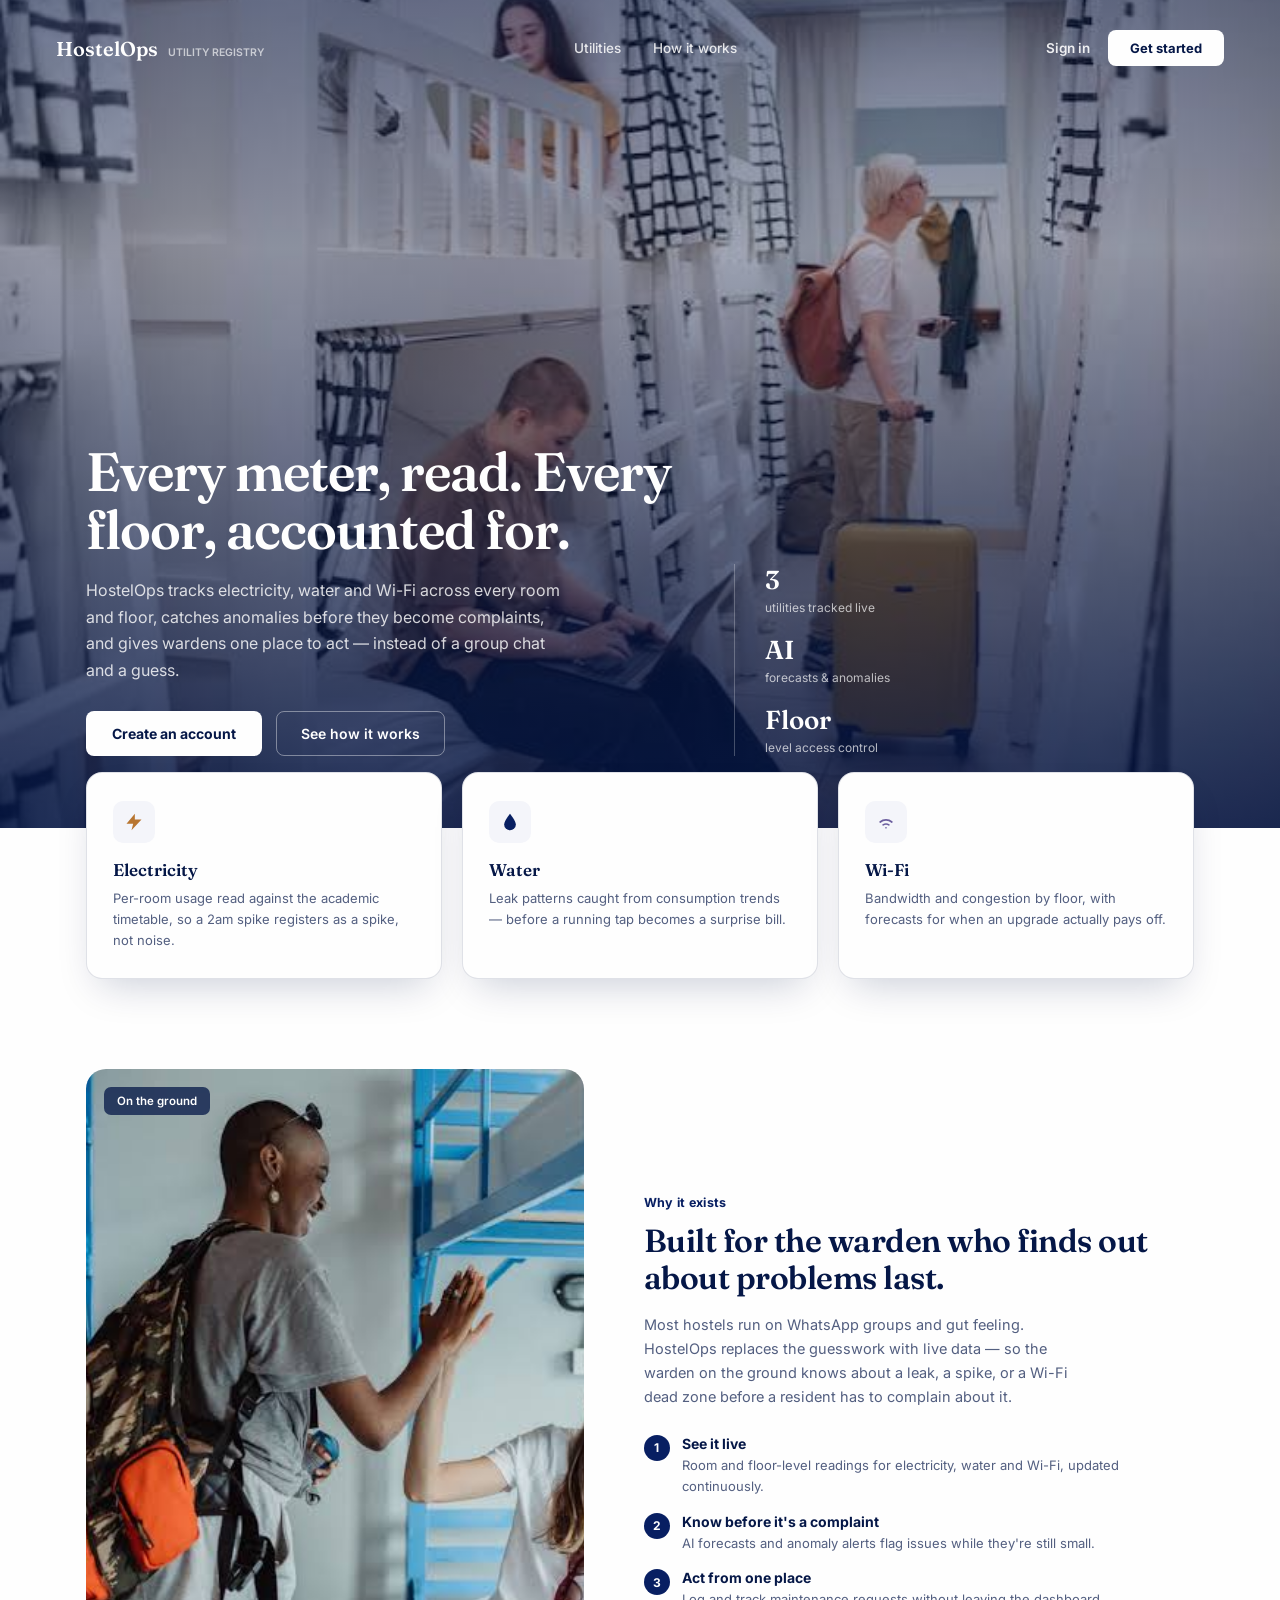
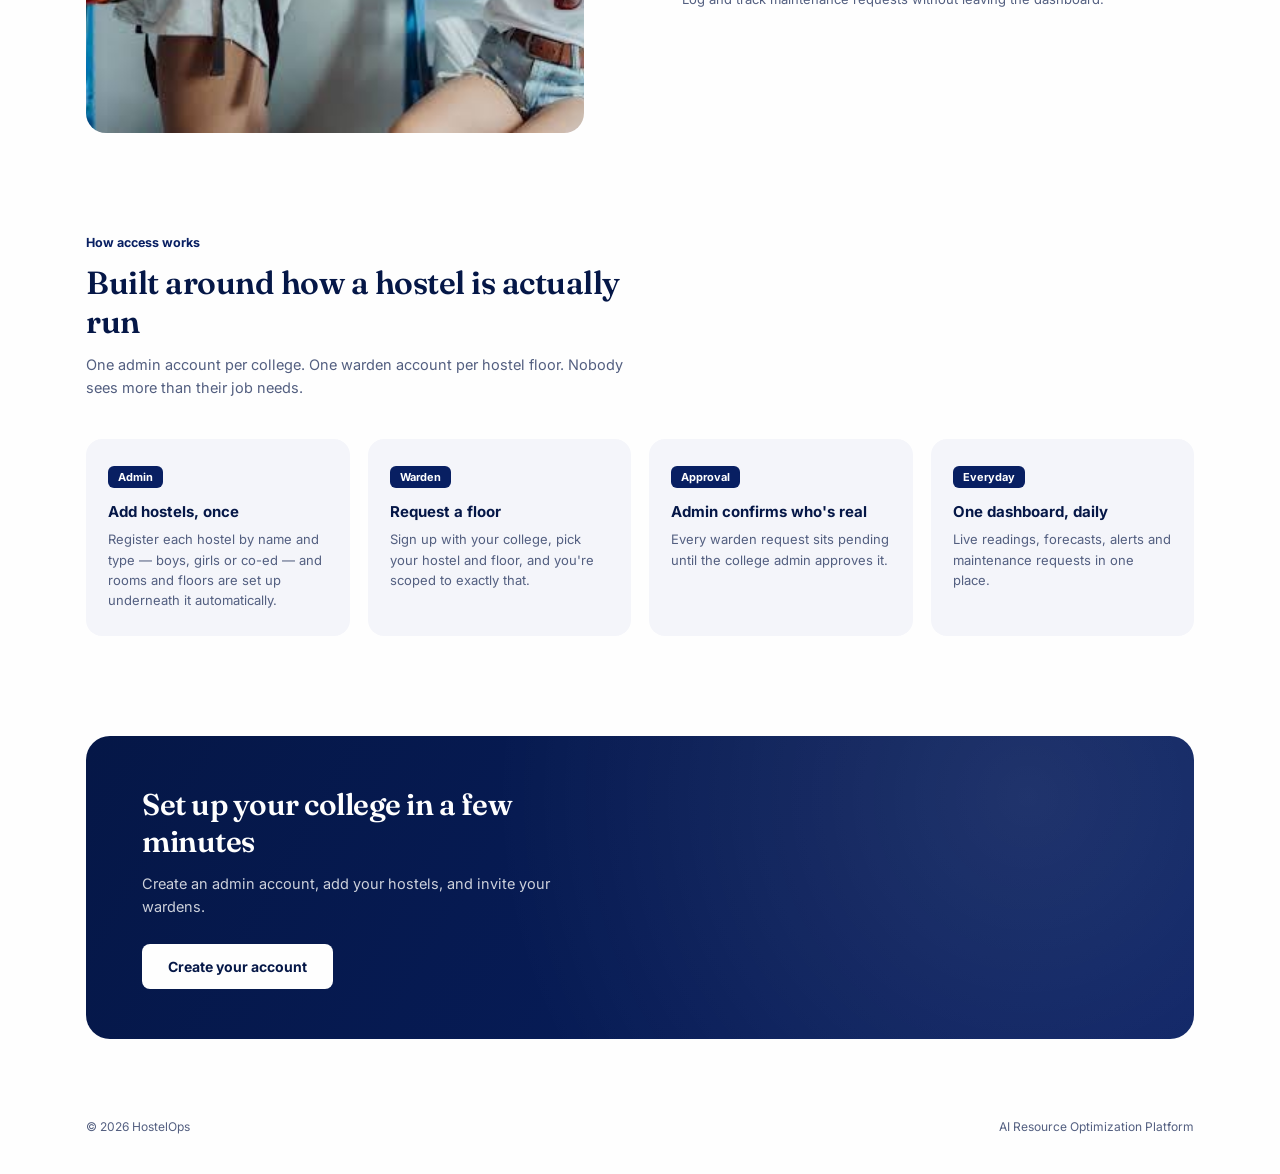
<file: frontend/landing.html>
<!DOCTYPE html>
<html lang="en">
<head>
<meta charset="UTF-8">
<meta name="viewport" content="width=device-width, initial-scale=1.0">
<title>HostelOps — Every meter, read.</title>
<link rel="preconnect" href="https://fonts.googleapis.com">
<link rel="preconnect" href="https://fonts.gstatic.com" crossorigin>
<link href="https://fonts.googleapis.com/css2?family=Fraunces:opsz,wght@9..144,500;9..144,600;9..144,700&family=Inter:wght@400;500;600;700&display=swap" rel="stylesheet">
<style>
  :root {
    --paper: #FEFEFE;
    --paper-deep: #E7E9F0;
    --card: #F4F5FA;
    --ink: #051747;
    --ink-soft: #535F80;
    --accent: #081F62;
    --line: rgba(5,23,71,0.12);
  }
  * { box-sizing: border-box; }
  html, body { margin: 0; padding: 0; }
  body {
    font-family: 'Inter', -apple-system, sans-serif;
    background: var(--paper);
    color: var(--ink);
  }
  a { text-decoration: none; }
  img { display: block; max-width: 100%; }

  nav {
    position: absolute; top: 0; left: 0; right: 0; z-index: 10;
    display: flex; align-items: center; justify-content: space-between;
    padding: 30px 56px;
  }
  .mark { font-family: 'Fraunces', serif; font-weight: 600; font-size: 20px; color: #FEFEFE; }
  .mark span { color: rgba(254,254,254,0.65); font-family: 'Inter'; font-weight: 600; font-size: 10.5px; margin-left: 6px; }
  .nav-links { display: flex; align-items: center; gap: 32px; }
  .nav-links a { color: rgba(254,254,254,0.85); font-size: 13.5px; font-weight: 500; }
  .nav-cta {
    background: #FEFEFE; color: var(--ink);
    font-weight: 700; font-size: 13px;
    padding: 10px 22px; border-radius: 8px;
  }
  .nav-right { display: flex; align-items: center; gap: 18px; }
  .nav-signin { color: rgba(254,254,254,0.9); font-size: 13.5px; font-weight: 600; }

  .hero {
    position: relative;
    min-height: 92vh;
    display: flex; align-items: flex-end;
    overflow: hidden;
  }
  .hero img {
    position: absolute; inset: 0;
    width: 100%; height: 100%; object-fit: cover;
  }
  .hero::after {
    content: '';
    position: absolute; inset: 0;
    background:
      linear-gradient(180deg, rgba(5,23,71,0.55) 0%, rgba(5,23,71,0.35) 30%, rgba(5,23,71,0.85) 100%);
  }
  .hero-content {
    position: relative; z-index: 2;
    width: 100%;
    max-width: 1220px; margin: 0 auto;
    padding: 0 56px 72px;
    display: grid; grid-template-columns: 1.3fr 1fr; gap: 50px; align-items: end;
  }
  .hero-content h1 {
    font-family: 'Fraunces', serif; font-weight: 600;
    font-size: 54px; line-height: 1.08; letter-spacing: -1px;
    color: #FEFEFE; margin: 0 0 18px; max-width: 11em;
  }
  .hero-content .lede {
    color: rgba(254,254,254,0.82); font-size: 16px; line-height: 1.65;
    max-width: 30em; margin: 0 0 28px;
  }
  .cta-row { display: flex; gap: 14px; }
  .btn-solid {
    background: #FEFEFE; color: var(--ink); font-weight: 700; font-size: 14px;
    padding: 14px 26px; border-radius: 8px;
  }
  .btn-line {
    border: 1px solid rgba(254,254,254,0.4); color: #FEFEFE; font-weight: 600; font-size: 14px;
    padding: 13px 24px; border-radius: 8px;
  }
  .hero-stats {
    display: flex; flex-direction: column; gap: 18px;
    border-left: 1px solid rgba(254,254,254,0.25);
    padding-left: 30px;
  }
  .hero-stats div b { display: block; font-family: 'Fraunces', serif; font-size: 26px; color: #FEFEFE; font-weight: 600; }
  .hero-stats div span { color: rgba(254,254,254,0.7); font-size: 12px; }

  .strip {
    display: grid; grid-template-columns: repeat(3,1fr); gap: 20px;
    max-width: 1220px; margin: -56px auto 90px; padding: 0 56px;
    position: relative; z-index: 3;
  }
  .strip-card {
    background: #FEFEFE; border-radius: 16px; padding: 28px 26px;
    box-shadow: 0 18px 40px -14px rgba(5,23,71,0.22);
    border: 1px solid var(--line);
  }
  .strip-card .ico {
    width: 42px; height: 42px; border-radius: 10px;
    display: flex; align-items: center; justify-content: center;
    margin-bottom: 16px;
    background: var(--card);
  }
  .strip-card h3 { font-family: 'Fraunces', serif; font-weight: 600; font-size: 17px; margin: 0 0 8px; }
  .strip-card p { color: var(--ink-soft); font-size: 13px; line-height: 1.6; margin: 0; }

  .split {
    max-width: 1220px; margin: 0 auto 100px; padding: 0 56px;
    display: grid; grid-template-columns: 0.95fr 1.05fr; gap: 60px; align-items: center;
  }
  .split-photo { position: relative; border-radius: 20px; overflow: hidden; aspect-ratio: 3/4; }
  .split-photo img { width: 100%; height: 100%; object-fit: cover; }
  .split-tag {
    position: absolute; left: 18px; top: 18px;
    background: rgba(5,23,71,0.75); color: #FEFEFE;
    font-size: 11.5px; font-weight: 600;
    padding: 7px 13px; border-radius: 7px;
  }
  .split-copy .kicker { color: var(--accent); font-weight: 700; font-size: 12.5px; letter-spacing: 0.3px; margin: 0 0 10px; }
  .split-copy h2 {
    font-family: 'Fraunces', serif; font-weight: 600; font-size: 32px;
    letter-spacing: -0.5px; margin: 0 0 16px; line-height: 1.15;
  }
  .split-copy > p { color: var(--ink-soft); font-size: 14.5px; line-height: 1.65; margin: 0 0 26px; max-width: 30em; }
  .checklist { display: flex; flex-direction: column; gap: 16px; padding: 0; margin: 0; }
  .checklist li {
    list-style: none; display: flex; gap: 12px; align-items: flex-start;
  }
  .checklist .num {
    flex-shrink: 0; width: 26px; height: 26px; border-radius: 50%;
    background: var(--accent); color: #FEFEFE; font-size: 12px; font-weight: 700;
    display: flex; align-items: center; justify-content: center;
  }
  .checklist div b { display: block; font-size: 14px; margin-bottom: 2px; }
  .checklist div span { color: var(--ink-soft); font-size: 13px; line-height: 1.5; }

  .flow { max-width: 1220px; margin: 0 auto 100px; padding: 0 56px; }
  .flow-head { max-width: 34em; margin-bottom: 40px; }
  .flow-head .kicker { color: var(--accent); font-weight: 700; font-size: 12.5px; margin: 0 0 10px; }
  .flow-head h2 { font-family: 'Fraunces', serif; font-weight: 600; font-size: 32px; margin: 0 0 12px; letter-spacing: -0.5px; }
  .flow-head p { color: var(--ink-soft); font-size: 14.5px; line-height: 1.6; margin: 0; }
  .flow-grid { display: grid; grid-template-columns: repeat(4, 1fr); gap: 18px; }
  .flow-item {
    background: var(--card); border-radius: 16px; padding: 26px 22px;
  }
  .flow-item .who {
    display: inline-block; color: #FEFEFE; background: var(--accent);
    font-weight: 700; font-size: 11px; padding: 4px 10px; border-radius: 6px; margin-bottom: 14px;
  }
  .flow-item h4 { font-size: 15px; margin: 0 0 8px; }
  .flow-item p { color: var(--ink-soft); font-size: 13px; line-height: 1.55; margin: 0; }

  .final { max-width: 1220px; margin: 0 auto 80px; padding: 0 56px; }
  .final-inner {
    position: relative;
    border-radius: 24px; overflow: hidden;
    min-height: 260px;
    display: flex; align-items: center;
    padding: 50px 56px;
    background:
      radial-gradient(circle at 85% 20%, rgba(254,254,254,0.10), transparent 55%),
      linear-gradient(120deg, var(--ink) 0%, var(--accent) 100%);
  }
  .final-copy { position: relative; z-index: 2; max-width: 26em; }
  .final-copy h2 { font-family: 'Fraunces', serif; font-weight: 600; font-size: 30px; color: #FEFEFE; margin: 0 0 12px; letter-spacing: -0.5px; }
  .final-copy p { color: rgba(254,254,254,0.8); font-size: 14.5px; margin: 0 0 26px; line-height: 1.6; }
  .final-copy a {
    background: #FEFEFE; color: var(--ink); font-weight: 700; font-size: 14px;
    padding: 14px 26px; border-radius: 8px; display: inline-block;
  }

  footer {
    max-width: 1220px; margin: 0 auto; padding: 0 56px 40px;
    display: flex; justify-content: space-between;
    color: var(--ink-soft); font-size: 12px;
  }

  @media (max-width: 900px) {
    .hero-content { grid-template-columns: 1fr; }
    .hero-stats { flex-direction: row; border-left: none; border-top: 1px solid rgba(254,254,254,0.25); padding-left: 0; padding-top: 18px; gap: 30px; }
    .strip { grid-template-columns: 1fr; margin-top: 30px; }
    .split { grid-template-columns: 1fr; }
    .flow-grid { grid-template-columns: 1fr 1fr; }
    .final-inner { flex-direction: column; }
    nav { padding: 20px 24px; position: relative; background: var(--ink); }
    .nav-links { display: none; }
    .hero-content, .strip, .split, .flow, .final, footer { padding-left: 24px; padding-right: 24px; }
  }
</style>
</head>
<body>

<nav>
  <div class="mark">HostelOps <span>UTILITY REGISTRY</span></div>
  <div class="nav-links">
    <a href="#utilities">Utilities</a>
    <a href="#workflow">How it works</a>
  </div>
  <div class="nav-right">
    <a class="nav-signin" href="/dashboard">Sign in</a>
    <a class="nav-cta" href="/dashboard">Get started</a>
  </div>
</nav>

<section class="hero">
  <img src="assets/hostel-checkin.png" alt="Students checking in to a hostel room">
  <div class="hero-content">
    <div>
      <h1>Every meter, read. Every floor, accounted for.</h1>
      <p class="lede">HostelOps tracks electricity, water and Wi-Fi across every room and floor, catches anomalies before they become complaints, and gives wardens one place to act — instead of a group chat and a guess.</p>
      <div class="cta-row">
        <a class="btn-solid" href="/dashboard">Create an account</a>
        <a class="btn-line" href="#workflow">See how it works</a>
      </div>
    </div>
    <div class="hero-stats">
      <div><b>3</b><span>utilities tracked live</span></div>
      <div><b>AI</b><span>forecasts &amp; anomalies</span></div>
      <div><b>Floor</b><span>level access control</span></div>
    </div>
  </div>
</section>

<section class="strip" id="utilities">
  <div class="strip-card">
    <div class="ico"><svg width="20" height="20" viewBox="0 0 24 24" fill="#B8752F"><polygon points="13,2 3,14 11,14 9,22 21,9 13,9"/></svg></div>
    <h3>Electricity</h3>
    <p>Per-room usage read against the academic timetable, so a 2am spike registers as a spike, not noise.</p>
  </div>
  <div class="strip-card">
    <div class="ico"><svg width="20" height="20" viewBox="0 0 24 24" fill="#081F62"><path d="M12 2s7 8.5 7 13a7 7 0 0 1-14 0c0-4.5 7-13 7-13z"/></svg></div>
    <h3>Water</h3>
    <p>Leak patterns caught from consumption trends — before a running tap becomes a surprise bill.</p>
  </div>
  <div class="strip-card">
    <div class="ico"><svg width="20" height="20" viewBox="0 0 24 24" fill="none" stroke="#6B5E9E" stroke-width="2"><path d="M5 12a11 11 0 0 1 14 0M8.5 15.5a6.5 6.5 0 0 1 7 0M12 19v.01" stroke-linecap="round"/></svg></div>
    <h3>Wi-Fi</h3>
    <p>Bandwidth and congestion by floor, with forecasts for when an upgrade actually pays off.</p>
  </div>
</section>

<section class="split">
  <div class="split-photo">
    <img src="assets/hostel-highfive.png" alt="Students greeting each other in a hostel dorm">
    <span class="split-tag">On the ground</span>
  </div>
  <div class="split-copy">
    <p class="kicker">Why it exists</p>
    <h2>Built for the warden who finds out about problems last.</h2>
    <p>Most hostels run on WhatsApp groups and gut feeling. HostelOps replaces the guesswork with live data — so the warden on the ground knows about a leak, a spike, or a Wi-Fi dead zone before a resident has to complain about it.</p>
    <ul class="checklist">
      <li><span class="num">1</span><div><b>See it live</b><span>Room and floor-level readings for electricity, water and Wi-Fi, updated continuously.</span></div></li>
      <li><span class="num">2</span><div><b>Know before it's a complaint</b><span>AI forecasts and anomaly alerts flag issues while they're still small.</span></div></li>
      <li><span class="num">3</span><div><b>Act from one place</b><span>Log and track maintenance requests without leaving the dashboard.</span></div></li>
    </ul>
  </div>
</section>

<section class="flow" id="workflow">
  <div class="flow-head">
    <p class="kicker">How access works</p>
    <h2>Built around how a hostel is actually run</h2>
    <p>One admin account per college. One warden account per hostel floor. Nobody sees more than their job needs.</p>
  </div>
  <div class="flow-grid">
    <div class="flow-item">
      <span class="who">Admin</span>
      <h4>Add hostels, once</h4>
      <p>Register each hostel by name and type — boys, girls or co-ed — and rooms and floors are set up underneath it automatically.</p>
    </div>
    <div class="flow-item">
      <span class="who">Warden</span>
      <h4>Request a floor</h4>
      <p>Sign up with your college, pick your hostel and floor, and you're scoped to exactly that.</p>
    </div>
    <div class="flow-item">
      <span class="who">Approval</span>
      <h4>Admin confirms who's real</h4>
      <p>Every warden request sits pending until the college admin approves it.</p>
    </div>
    <div class="flow-item">
      <span class="who">Everyday</span>
      <h4>One dashboard, daily</h4>
      <p>Live readings, forecasts, alerts and maintenance requests in one place.</p>
    </div>
  </div>
</section>

<section class="final">
  <div class="final-inner">
    <div class="final-copy">
      <h2>Set up your college in a few minutes</h2>
      <p>Create an admin account, add your hostels, and invite your wardens.</p>
      <a href="/dashboard">Create your account</a>
    </div>
  </div>
</section>

<footer>
  <span>© 2026 HostelOps</span>
  <span>AI Resource Optimization Platform</span>
</footer>

</body>
</html>
</file>
